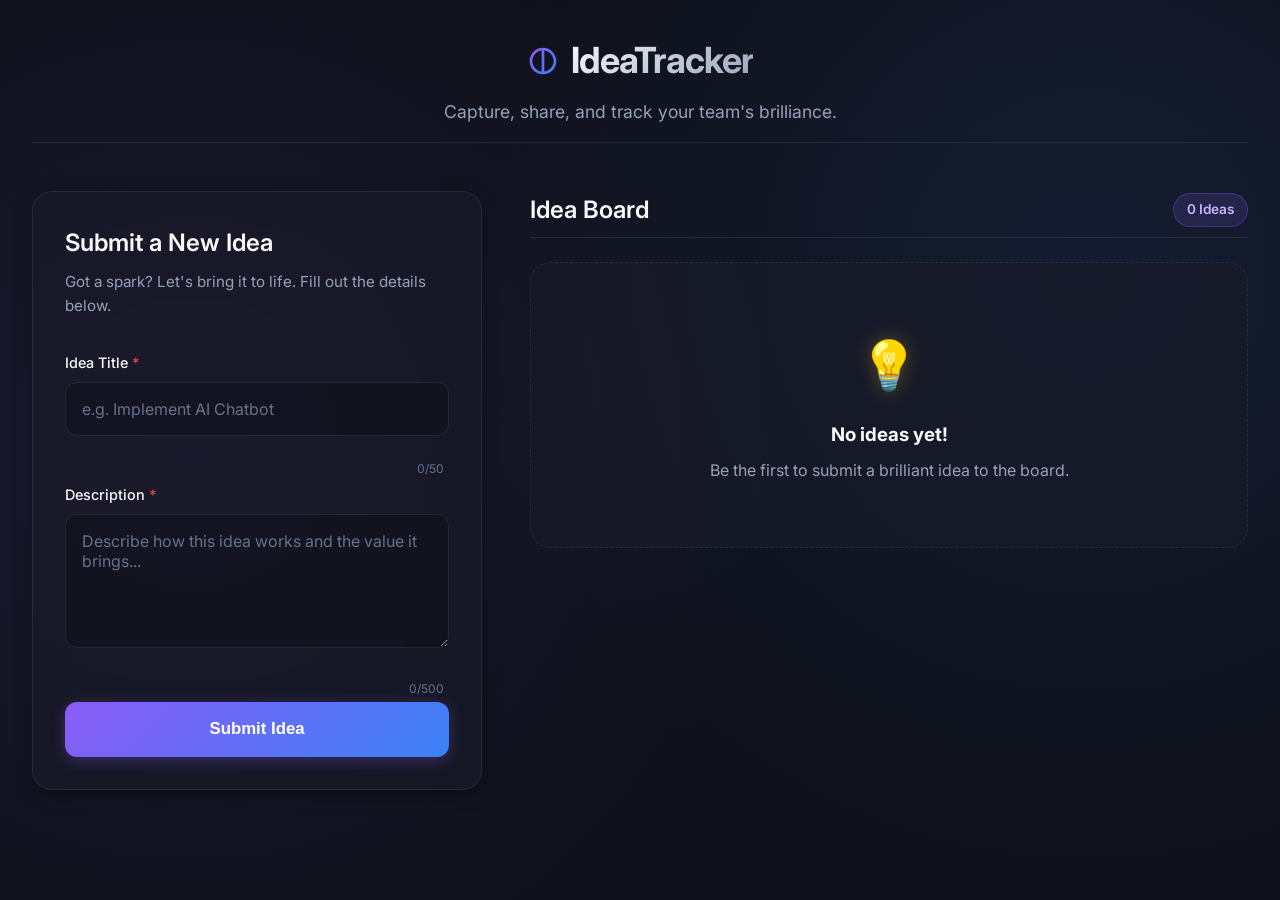
<file: index.html>
<!doctype html>
<html lang="en">
  <head>
    <meta charset="UTF-8" />
    <meta name="viewport" content="width=device-width, initial-scale=1.0" />
    <meta
      name="description"
      content="Capture and display team ideas instantly."
    />
    <title>Idea Tracker | Innovate Together</title>
    <link rel="preconnect" href="https://fonts.googleapis.com" />
    <link rel="preconnect" href="https://fonts.gstatic.com" crossorigin />
    <link
      href="https://fonts.googleapis.com/css2?family=Inter:wght@300;400;500;600;700&display=swap"
      rel="stylesheet"
    />
    <link rel="stylesheet" href="style.css" />
    <script src="app.js" defer></script>
  </head>
  <body>
    <div class="app-container">
      <!-- Header Section -->
      <header class="app-header">
        <div class="logo">
          <svg
            width="32"
            height="32"
            viewBox="0 0 24 24"
            fill="none"
            xmlns="http://www.w3.org/2000/svg"
          >
            <path
              d="M12 2C6.48 2 2 6.48 2 12C2 17.52 6.48 22 12 22C17.52 22 22 17.52 22 12C22 6.48 17.52 2 12 2ZM11 19.93C7.05 19.43 4 16.05 4 12C4 7.95 7.05 4.57 11 4.07V19.93ZM13 4.07C16.95 4.57 20 7.95 20 12C20 16.05 16.95 19.43 13 19.93V4.07Z"
              fill="url(#gradient)"
            />
            <defs>
              <linearGradient
                id="gradient"
                x1="2"
                y1="2"
                x2="22"
                y2="22"
                gradientUnits="userSpaceOnUse"
              >
                <stop stop-color="#8B5CF6" />
                <stop offset="1" stop-color="#3B82F6" />
              </linearGradient>
            </defs>
          </svg>
          <h1>IdeaTracker</h1>
        </div>
        <p class="tagline">Capture, share, and track your team's brilliance.</p>
      </header>

      <main class="main-content">
        <!-- Form Section -->
        <section class="form-section">
          <div class="glass-panel">
            <h2>Submit a New Idea</h2>
            <p class="section-desc">
              Got a spark? Let's bring it to life. Fill out the details below.
            </p>

            <form id="idea-form" novalidate>
              <div class="form-group">
                <label for="idea-title"
                  >Idea Title
                  <span class="required" aria-hidden="true">*</span></label
                >
                <input
                  type="text"
                  id="idea-title"
                  name="idea-title"
                  maxlength="50"
                  placeholder="e.g. Implement AI Chatbot"
                  aria-required="true"
                  aria-describedby="title-error"
                />
                <div
                  id="title-error"
                  class="error-message"
                  aria-live="polite"
                ></div>
                <div class="char-count"><span id="title-count">0</span>/50</div>
              </div>

              <div class="form-group">
                <label for="idea-desc"
                  >Description
                  <span class="required" aria-hidden="true">*</span></label
                >
                <textarea
                  id="idea-desc"
                  name="idea-desc"
                  rows="5"
                  maxlength="500"
                  placeholder="Describe how this idea works and the value it brings..."
                  aria-required="true"
                  aria-describedby="desc-error"
                ></textarea>
                <div
                  id="desc-error"
                  class="error-message"
                  aria-live="polite"
                ></div>
                <div class="char-count"><span id="desc-count">0</span>/500</div>
              </div>

              <button type="submit" class="submit-btn" id="submit-btn">
                <span>Submit Idea</span>
                <div class="spinner" id="spinner"></div>
              </button>
            </form>
          </div>
        </section>

        <!-- Gallery Section -->
        <section class="gallery-section">
          <div class="gallery-header">
            <h2>Idea Board</h2>
            <div class="badge" id="idea-count-badge">0 Ideas</div>
          </div>

          <div id="empty-state" class="empty-state">
            <div class="empty-icon">💡</div>
            <h3>No ideas yet!</h3>
            <p>Be the first to submit a brilliant idea to the board.</p>
          </div>

          <div id="idea-gallery" class="idea-gallery" aria-live="polite">
            <!-- Idea cards will be injected here -->
          </div>
        </section>
      </main>
    </div>
  </body>
</html>
</file>
<file: style.css>
:root {
  /* Color Palette - Premium Dark Theme */
  --bg-base: #0f111a;
  --bg-surface: rgba(25, 28, 41, 0.6);
  --bg-surface-hover: rgba(35, 39, 56, 0.8);
  --bg-card: rgba(25, 28, 41, 0.8);

  --text-primary: #f8fafc;
  --text-secondary: #94a3b8;
  --text-muted: #64748b;

  --accent-primary: #8b5cf6;
  --accent-secondary: #3b82f6;
  --accent-glow: rgba(139, 92, 246, 0.5);

  --error: #ef4444;
  --success: #10b981;

  /* Borders & Outlines */
  --border-subtle: rgba(255, 255, 255, 0.08);
  --border-focus: #8b5cf6;

  /* Effects */
  --shadow-soft: 0 4px 20px -2px rgba(0, 0, 0, 0.4);
  --shadow-glow: 0 0 15px var(--accent-glow);
  --blur: blur(16px);

  /* Typography */
  --font-sans:
    "Inter", -apple-system, BlinkMacSystemFont, "Segoe UI", Roboto, Helvetica,
    Arial, sans-serif;

  /* Transitions */
  --transition-fast: 0.2s cubic-bezier(0.4, 0, 0.2, 1);
  --transition-smooth: 0.3s cubic-bezier(0.4, 0, 0.2, 1);
}

* {
  box-sizing: border-box;
  margin: 0;
  padding: 0;
}

body {
  font-family: var(--font-sans);
  background-color: var(--bg-base);
  color: var(--text-primary);
  line-height: 1.6;
  min-height: 100vh;
  overflow-x: hidden;
  /* Create a subtle animated background glow */
  background-image:
    radial-gradient(
      circle at 15% 50%,
      rgba(139, 92, 246, 0.1) 0%,
      transparent 50%
    ),
    radial-gradient(
      circle at 85% 30%,
      rgba(59, 130, 246, 0.1) 0%,
      transparent 50%
    );
}

/* Accessibility - Focus styles */
:focus-visible {
  outline: 2px solid var(--border-focus);
  outline-offset: 2px;
}

.app-container {
  max-width: 1400px;
  margin: 0 auto;
  padding: 2rem;
  display: flex;
  flex-direction: column;
  gap: 3rem;
  min-height: 100vh;
}

/* Header */
.app-header {
  text-align: center;
  padding-bottom: 1rem;
  border-bottom: 1px solid var(--border-subtle);
  animation: fadeInDown 0.6s ease-out;
}

.logo {
  display: flex;
  align-items: center;
  justify-content: center;
  gap: 0.75rem;
  margin-bottom: 0.5rem;
}

.logo h1 {
  font-size: 2.25rem;
  font-weight: 700;
  letter-spacing: -0.025em;
  background: linear-gradient(
    135deg,
    var(--text-primary) 0%,
    var(--text-secondary) 100%
  );
  -webkit-background-clip: text;
  -webkit-text-fill-color: transparent;
}

.tagline {
  color: var(--text-secondary);
  font-size: 1.1rem;
  font-weight: 400;
}

/* Main Content Layout */
.main-content {
  display: grid;
  grid-template-columns: 1fr;
  gap: 3rem;
  align-items: start;
}

@media (min-width: 900px) {
  .main-content {
    grid-template-columns: 400px 1fr;
  }
}

@media (min-width: 1200px) {
  .main-content {
    grid-template-columns: 450px 1fr;
  }
}

/* Form Section */
.form-section {
  position: sticky;
  top: 2rem;
  animation: fadeInLeft 0.6s ease-out;
}

.glass-panel {
  background: var(--bg-surface);
  backdrop-filter: var(--blur);
  -webkit-backdrop-filter: var(--blur);
  border: 1px solid var(--border-subtle);
  border-radius: 20px;
  padding: 2rem;
  box-shadow: var(--shadow-soft);
}

.glass-panel h2 {
  font-size: 1.5rem;
  font-weight: 600;
  margin-bottom: 0.5rem;
  color: var(--text-primary);
}

.section-desc {
  color: var(--text-secondary);
  font-size: 0.95rem;
  margin-bottom: 2rem;
}

/* Form Elements */
.form-group {
  margin-bottom: 1.5rem;
  position: relative;
}

label {
  display: block;
  font-size: 0.9rem;
  font-weight: 500;
  margin-bottom: 0.5rem;
  color: var(--text-primary);
}

.required {
  color: var(--error);
}

input[type="text"],
textarea {
  width: 100%;
  background: rgba(0, 0, 0, 0.2);
  border: 1px solid var(--border-subtle);
  border-radius: 12px;
  padding: 1rem;
  color: var(--text-primary);
  font-family: inherit;
  font-size: 1rem;
  transition: var(--transition-smooth);
}

textarea {
  resize: vertical;
  min-height: 120px;
}

input[type="text"]::placeholder,
textarea::placeholder {
  color: var(--text-muted);
}

input[type="text"]:focus,
textarea:focus {
  outline: none;
  border-color: var(--accent-primary);
  box-shadow: 0 0 0 3px rgba(139, 92, 246, 0.15);
  background: rgba(0, 0, 0, 0.3);
}

/* Form Error States */
.form-group.invalid input,
.form-group.invalid textarea {
  border-color: var(--error);
  box-shadow: 0 0 0 3px rgba(239, 68, 68, 0.15);
}

.error-message {
  color: var(--error);
  font-size: 0.85rem;
  margin-top: 0.4rem;
  min-height: 1.2em; /* Keep space even when empty */
  opacity: 0;
  transform: translateY(-5px);
  transition: var(--transition-fast);
}

.form-group.invalid .error-message {
  opacity: 1;
  transform: translateY(0);
}

.char-count {
  position: absolute;
  bottom: -20px;
  right: 5px;
  font-size: 0.75rem;
  color: var(--text-muted);
  transition: color 0.2s;
}

.char-count.near-limit {
  color: #fbbf24; /* Warning yellow */
}

.char-count.at-limit {
  color: var(--error);
}

/* Button */
.submit-btn {
  width: 100%;
  margin-top: 1rem;
  background: linear-gradient(
    135deg,
    var(--accent-primary) 0%,
    var(--accent-secondary) 100%
  );
  color: white;
  border: none;
  border-radius: 12px;
  padding: 1.1rem;
  font-size: 1.05rem;
  font-weight: 600;
  cursor: pointer;
  position: relative;
  overflow: hidden;
  transition: var(--transition-smooth);
  box-shadow: 0 4px 15px rgba(139, 92, 246, 0.3);
  display: flex;
  justify-content: center;
  align-items: center;
}

.submit-btn::before {
  content: "";
  position: absolute;
  top: 0;
  left: 0;
  width: 100%;
  height: 100%;
  background: linear-gradient(
    135deg,
    rgba(255, 255, 255, 0.1) 0%,
    rgba(255, 255, 255, 0) 100%
  );
  opacity: 0;
  transition: var(--transition-fast);
}

.submit-btn:hover {
  transform: translateY(-2px);
  box-shadow: 0 6px 20px rgba(139, 92, 246, 0.5);
}

.submit-btn:hover::before {
  opacity: 1;
}

.submit-btn:active {
  transform: translateY(1px);
  box-shadow: 0 2px 10px rgba(139, 92, 246, 0.4);
}

/* Button Loading State */
.submit-btn.loading span {
  opacity: 0;
}

.spinner {
  position: absolute;
  width: 20px;
  height: 20px;
  border: 3px solid rgba(255, 255, 255, 0.3);
  border-radius: 50%;
  border-top-color: white;
  animation: spin 1s ease-in-out infinite;
  opacity: 0;
  transition: opacity 0.2s;
}

.submit-btn.loading .spinner {
  opacity: 1;
}

/* Gallery Section */
.gallery-section {
  display: flex;
  flex-direction: column;
  gap: 1.5rem;
  animation: fadeInRight 0.6s ease-out;
}

.gallery-header {
  display: flex;
  justify-content: space-between;
  align-items: center;
  padding-bottom: 0.5rem;
  border-bottom: 1px solid var(--border-subtle);
}

.gallery-header h2 {
  font-size: 1.5rem;
  font-weight: 600;
}

.badge {
  background: rgba(139, 92, 246, 0.15);
  color: #c4b5fd;
  padding: 0.3rem 0.8rem;
  border-radius: 20px;
  font-size: 0.85rem;
  font-weight: 600;
  border: 1px solid rgba(139, 92, 246, 0.3);
}

/* Empty State */
.empty-state {
  display: flex;
  flex-direction: column;
  align-items: center;
  justify-content: center;
  padding: 4rem 2rem;
  background: var(--bg-surface);
  border: 1px dashed var(--border-subtle);
  border-radius: 20px;
  text-align: center;
  transition: var(--transition-smooth);
}

.empty-state.hidden {
  display: none;
}

.empty-icon {
  font-size: 3rem;
  margin-bottom: 1rem;
  filter: drop-shadow(0 0 10px rgba(251, 191, 36, 0.3));
  animation: float 3s ease-in-out infinite;
}

.empty-state h3 {
  margin-bottom: 0.5rem;
  color: var(--text-primary);
}

.empty-state p {
  color: var(--text-secondary);
}

/* Idea Gallery */
.idea-gallery {
  display: flex;
  flex-direction: column;
  gap: 1.5rem;
}

/* Idea Card */
.idea-card {
  background: var(--bg-card);
  backdrop-filter: var(--blur);
  -webkit-backdrop-filter: var(--blur);
  border: 1px solid var(--border-subtle);
  border-radius: 16px;
  padding: 1.5rem;
  box-shadow: var(--shadow-soft);
  transition: var(--transition-smooth);
  /* Initial state for entry animation */
  opacity: 0;
  transform: translateY(20px);
  animation: cardEnter 0.5s cubic-bezier(0.175, 0.885, 0.32, 1.275) forwards;
}

.idea-card:hover {
  transform: translateY(-5px);
  border-color: rgba(139, 92, 246, 0.4);
  box-shadow:
    0 10px 30px -5px rgba(0, 0, 0, 0.5),
    0 0 15px rgba(139, 92, 246, 0.1);
  background: var(--bg-surface-hover);
}

.idea-card-header {
  display: flex;
  justify-content: space-between;
  align-items: flex-start;
  margin-bottom: 1rem;
}

.idea-card h3 {
  font-size: 1.25rem;
  font-weight: 600;
  color: var(--text-primary);
  word-break: break-word;
  flex-grow: 1;
  padding-right: 1rem;
  line-height: 1.3;
}

.idea-date {
  font-size: 0.75rem;
  color: var(--text-muted);
  white-space: nowrap;
  background: rgba(0, 0, 0, 0.3);
  padding: 0.2rem 0.6rem;
  border-radius: 12px;
}

.idea-card p {
  color: var(--text-secondary);
  font-size: 0.95rem;
  white-space: pre-wrap;
  word-break: break-word;
  line-height: 1.6;
}

/* Animations */
@keyframes spin {
  to {
    transform: rotate(360deg);
  }
}

@keyframes float {
  0%,
  100% {
    transform: translateY(0);
  }
  50% {
    transform: translateY(-10px);
  }
}

@keyframes fadeInDown {
  from {
    opacity: 0;
    transform: translateY(-20px);
  }
  to {
    opacity: 1;
    transform: translateY(0);
  }
}

@keyframes fadeInLeft {
  from {
    opacity: 0;
    transform: translateX(-20px);
  }
  to {
    opacity: 1;
    transform: translateX(0);
  }
}

@keyframes fadeInRight {
  from {
    opacity: 0;
    transform: translateX(20px);
  }
  to {
    opacity: 1;
    transform: translateX(0);
  }
}

@keyframes cardEnter {
  to {
    opacity: 1;
    transform: translateY(0);
  }
}

/* Responsive adjustments */
@media (max-width: 600px) {
  .app-container {
    padding: 1rem;
    gap: 2rem;
  }

  .glass-panel,
  .idea-card {
    padding: 1.25rem;
  }

  .logo h1 {
    font-size: 1.75rem;
  }
}
</file>
